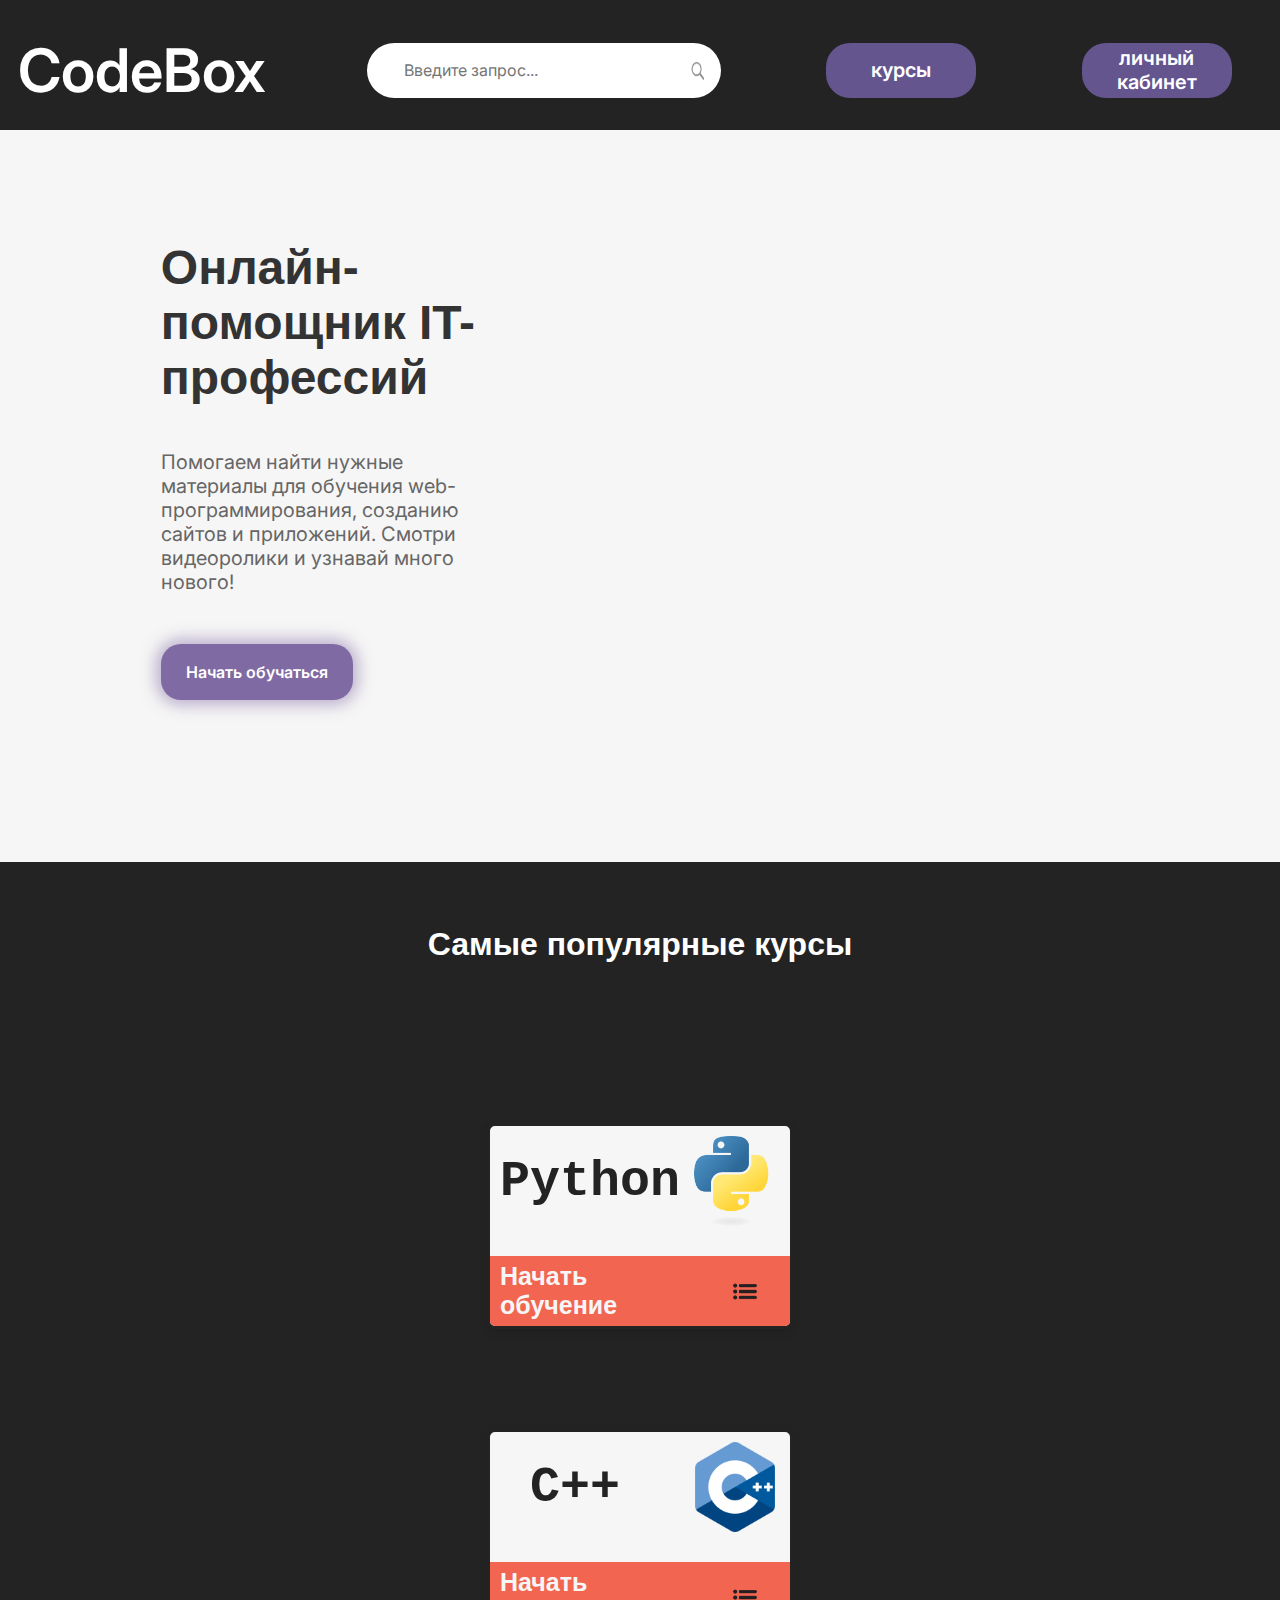
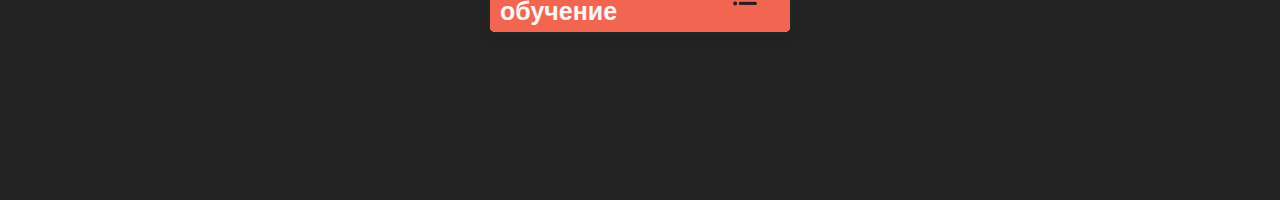
<file: index.html>
<!DOCTYPE html>
<html lang="ru">
<head>
    <meta charset="UTF-8">
    <meta name="viewport" content="width=device-width, initial-scale=1.0">
    <title>CodeBox</title>
    <link rel="stylesheet" href="style.css"> <!-- Подключение CSS файла -->
</head>
<body>
    <div class="full-page-tab">
        <div class="header">
            <!--портировать лого желательно-->
            <div class="header-z">
                <div class="header-main">
                    <button class="button" data-link="index.html">CodeBox</button>
                    <div class="search-container">
                        <input type="text" class="search-input" placeholder="Введите запрос..." id="courseName">
                        <img src="lupa.png" alt="Поиск" class="search-icon" id="searchIcon" onclick="searchCourse()">
                    </div>
                    <button class="button-main" data-link="catalog.html">курсы</button>
                    <button class="button-main" data-link="profile.html">личный кабинет</button>
                    <img src="icons81.png" alt="Menu Icon" class="index-btn-menu-icon" id="toggle-panel">
                    <!--<button class="button-main" data-link="registration.html">личный кабинет</button> -->
                </div>
            </div>
            <div class="side-panel" id="side-panel">
                <div class="side-panel-cont">
                    <div class="side-search-container">
                        <input type="text" class="side-search-input" placeholder="Введите запрос..." id="courseName">
                        <img src="lupa.png" alt="Поиск" class="side-search-icon" id="searchIcon" onclick="searchCourse()">
                    </div>
                    
                    <button class="side-button-main" data-link="catalog.html">курсы</button>
                    <button class="side-button-main" data-link="profile.html">личный кабинет</button>
                </div>
            </div>
        </div>
        <div class="main-slide">
            <div class="title">
                Онлайн-помощник IT-профессий
            </div>
            <div class="subheading">
            Помогаем найти нужные материалы для обучения web-программирования, созданию сайтов и приложений. Смотри видеоролики и узнавай много нового!    
            </div>
            
            <button class="button-main-slide" data-link="catalog.html">Начать обучаться</button>
        </div>
        <div class="half-section">
            <div class="black-section-title">Самые популярные курсы</div>
            <div class="grid-container2">
                <div class="catalog-btn-cont">
                    <div class="catalog-btn-header">
                        <div class="catalog-btn-header-text">Python</div>
                        <img src="pythons.ico" alt="Python Icon" class="icon-btn">
                    </div>
                    <div class="catalog-btn" data-link="pyt1.html">
                        <span class="catalog-btn-text">Начать обучение</span>
                        <img src="menu_b.png" alt="Menu Icon" class="catalog-btn-menu-icon">
                    </div>
                </div>     
                <div class="catalog-btn-cont">
                    <div class="catalog-btn-header">
                        <div class="catalog-btn-header-text">C++</div>
                        <img src="cpps.ico" alt="C++ Icon" class="icon-btn">
                    </div>
                    <div class="catalog-btn" data-link="pyt.html">
                        <span class="catalog-btn-text">Начать обучение</span>
                        <img src="menu_b.png" alt="Menu Icon" class="catalog-btn-menu-icon">
                    </div>
                </div> 
            </div>
        </div>
    </div>
    <script src="script.js"></script>
</body>
</html>
</file>
<file: style.css>
@import url('https://fonts.googleapis.com/css2?family=Inter:wght@600&display=swap');

body {
    margin: 0;
    font-family: Arial, sans-serif;
    background-color: #f6f6f6; /* Цвет фона страницы */
    min-height: auto; /* Высота страницы */
}
.reg-auth-body{
    background-color: #373737; /* Цвет фона страницы */
}
/* Стили для верхней панели */
.header {
    width: 100%;
    height: 130px;
    background-color: #232323; /* Цвет верхней панели */
    color: white;
    display: flex;
    justify-content: center;
    align-items: center;
    flex-direction: column;
    padding: 0px 30px;
    box-sizing: border-box; /* Учитываем padding в ширине */
    z-index: 300;
}

.header > * {
    margin-right: 3%; /* Отступы между объектами */
}
.header-main{
    margin-top: 110px;
    width: 100%;
    height: 100px;
    background-color: #232323; /* Цвет верхней панели */
    color: white;
    display: flex;
    justify-content: space-between;
    align-items: center;
    box-sizing: border-box; /* Учитываем padding в ширине */
    z-index: 200;
}
.header-z {
    margin-top: -2%;
    width: 100%;
    height: 50px;
    display: flex;
    background-color: #232323; /* Цвет верхней панели */
    z-index: 300;
}
.index-btn-menu-icon {
    width: 50px;
    height: 50px;
    object-fit: contain; /* Чтобы изображение сохраняло пропорции */
    border: none;
    cursor: pointer;
    text-align: center;
    z-index: 300; /* Выше панели */
    display: none;
}
.button {
    width: 250px;
    height: 60px;
    background-color: transparent;/*orange;  */      /* чисто прочекать контейнер кнопки*/
    color: #ffffff;
    font-family: 'Inter', sans-serif;
    font-weight: 600; /* Semi Bold */
    font-size: 60px;
    border: none;
    text-align: center;
    line-height: 5px;
    cursor: pointer;
    z-index: 300;
}  
.button-main {
    width: 200px;
    height: 55px;
    background-color: #65558f;
    border-radius: 24px;
    display: flex;
    align-items: center;
    justify-content: center;
    color: #ffffff;
    font-family: 'Inter', sans-serif;
    font-size: 20px;
    font-weight: 600; /* Semi Bold */
    border: none;
    cursor: pointer;
    text-align: center;
    transition: background-color 0.3s ease; /* Плавное изменение цвета фона */
}
/* Эффект потемнения при наведении */
.button-main:hover {
    background-color: #504370; /* Тёмнее основной цвет */
}

.button-main:active {
    background-color: #3a3152; /* Тёмнее основной цвет */
}
@media (max-width: 1300px) {
    .button-main {
        width: 150px;
    }
}
.button-main-slide {
    width: 10vw;
    height: 6.2vh;
    background-color: #7f6aa3;
    border-radius: 20px;
    display: flex;
    align-items: center;
    justify-content: center;
    color: #ffffff;
    font-family: 'Inter', sans-serif;
    font-size: 16px;
    font-weight: 600;
    border: none;
    cursor: pointer;
    text-align: center;
    box-shadow: 0px 0px 15px 5px rgba(127, 106, 163, 0.5); /* Светящееся обрамление */
    transition: background-color 0.3s ease, box-shadow 0.3s ease; /* Плавное изменение свечения */
}

/* Эффект свечения при наведении на дочернюю кнопку */
.button-main-slide:hover {
    background-color: #6b5f8f; /* Тёмнее основной цвет */
    box-shadow: 0px 0px 20px 8px rgba(127, 106, 163, 0.7); /* Усиление свечения */
}

/* Эффект при нажатии на дочернюю кнопку */
.button-main-slide:active {
    background-color: #4f436a; /* Тёмнее основной цвет */
    box-shadow: 0px 0px 10px 3px rgba(127, 106, 163, 0.4); /* Уменьшение свечения */
}
.search-container {
    position: relative;
    width: 29%;
    height: 55px;
    border-radius: 28px;
    background-color: #ffffff;
    display: flex;
    align-items: center;
    padding-left: 2%;
    padding-right: 5%; /* Добавляем отступ справа для лупы */
    box-sizing: border-box;
}

/* Стили для поля ввода */
.search-input {
    width: 100%;
    /* background-color: orange; */
    height: 50px;
    border: none;
    outline: none;
    font-family: 'Inter', sans-serif;
    font-size: 16px;
    color: #666;
    padding-left: 1vw; /* Отступ слева для текста */
}

/* Стили для иконки лупы */
.search-icon {
    position: absolute;
    right: 2%; /* Отступ от правого края */
    width: 2.6vw;
    height: 3vh;
    cursor: pointer;
}
.main-slide {
    /*background-color: orange;*/
    margin-top: 10vh;
    width: 35%;
    height: 85vh;
    padding: 20px;
    box-sizing: border-box;
    border-radius: 15px;
    margin-left: 11%; /* Отступ от левого края экрана */
    z-index: 0;
}
/* Заголовок */
.title {
    /*background-color: pink;*/
    width: 100%; /* Ширина заголовка 100% от контейнера */
    font-family: 'Montserrat', sans-serif;
    font-size: 3rem;
    font-weight: 700;
    color: #333333;
    text-align: left; /* Выровнять по левому краю */
    margin: 0;
    margin-bottom: 5vh;
}
@media (max-width: 810px) {
    .title{
        font-size: 2.5rem;
        text-align: center;
    }
}
/* Подзаголовочный текст */
.subheading {
    /*background-color: blue;*/
    width: 80%; /* Ширина подзаголовка 100% от контейнера */
    font-family: 'Inter', sans-serif;
    font-size: 20px;
    color: #666666;
    text-align: left; /* Выровнять по левому краю */
    margin: 20px 0; /* Отступ сверху и снизу */
    margin-bottom: 50px;
}
@media (max-width: 810px) {
    .subheading{
        text-align: center;
    }
}
/* profile */

.profile {
    width: 800px; /* Центрируем содержимое */
    min-height: 82.8vh;
    margin: 0 auto;
    padding: 20px;
    background-color: #ffffff; /* Белый фон для профиля */
    border-radius: 12px;
    box-shadow: 0 4px 10px rgba(0, 0, 0, 0.1); /* Тень */
    display: flex;
    align-items: center;
    justify-content: center;
    flex-direction: column;
}

/* Контейнер с аватаркой и никнеймом */
.profile-header {
    display: flex;
    flex-direction: column;
    align-items: center;
    margin-bottom: 20px;
}

.avatar {
    width: 120px;
    height: 120px;
    border-radius: 50%;
    border: 3px solid #7F57F1;
    object-fit: cover;
    margin-bottom: 10px;
}

.nickname {
    font-size: 24px;
    font-weight: bold;
    color: #232323;
}

/* Контейнер с личными данными */
.profile-big-details {
    display: flex;          /* Включаем Flexbox */
    justify-content: center; /* Выравнивание вдоль основной оси (горизонтально) */
    align-items: top;     /* Выравнивание вдоль поперечной оси (вертикально) */
    gap: 2vw;
}
.profile-details {
    margin-bottom: 7vh;
    width: 40%;
    min-height: 50vh;
    padding: 20px;
    background-color: #f9f9f9;
    border: 1px solid #ddd;
    border-radius: 8px;
}
.profile-details2 {
    gap: 20px;
    margin-bottom: 7vh;
    width: 40%;
    min-height: 50vh;
    padding: 20px;
    background-color: #f9f9f9;
    border: 1px solid #ddd;
    border-radius: 8px;
    display: flex;          /* Включаем Flexbox */
    justify-content: top; /* Выравнивание вдоль основной оси (вертикально) */
    align-items: center;     /* Выравнивание вдоль поперечной оси (горизонтально) */
    flex-direction: column;
}
.profile-details p {
    font-size: 16px;
    color: #333;
    margin: 10px 0;
}

.profile-details strong {
    color: #7F57F1;
}
.profile-btn-text {
    font-size: 25px;
    font-weight: bold;
    color: #232323; /* Цвет текста на кнопке */
    width: 230px;
    text-align: center;
    font-family: 'Roboto', sans-serif;
}
@media (max-width: 900px) {
    .profile{
        width: 60%;
    }
    .profile-big-details {
        display: flex;          /* Включаем Flexbox */
        justify-content: center; /* Выравнивание вдоль основной оси (горизонтально) */
        align-items: center;     /* Выравнивание вдоль поперечной оси (вертикально) */
        flex-direction: column;
        gap: 2vw;
    }
    .profile-details {
        width: 100%;
    }
    .profile-details2 {
        width: 100%;
    }
} 
@media (max-width: 680px) {
    .profile{
        width: 300px;
    }
    .profile-big-details {
        display: flex;          /* Включаем Flexbox */
        justify-content: center; /* Выравнивание вдоль основной оси (горизонтально) */
        align-items: center;     /* Выравнивание вдоль поперечной оси (вертикально) */
        flex-direction: column;
        gap: 2vw;
    }
    .profile-details {
        margin-bottom: 7vh;
        width: 290px;
        min-height: 50vh;
        padding: 20px;
        background-color: #f9f9f9;
        border: 1px solid #ddd;
        border-radius: 8px;
    }
    .profile-details2 {
        gap: 20px;
        margin-bottom: 7vh;
        width: 290px;
        min-height: 50vh;
        padding: 20px;
        background-color: #f9f9f9;
        border: 1px solid #ddd;
        border-radius: 8px;
        display: flex;          /* Включаем Flexbox */
        justify-content: top; /* Выравнивание вдоль основной оси (вертикально) */
        align-items: center;     /* Выравнивание вдоль поперечной оси (горизонтально) */
        flex-direction: column;
    }
} 
.register-button {
    width: 180px;
    height: 55px;
    background-color: #2c2c2c;
    border-radius: 8px;
    display: flex;
    align-items: center;
    justify-content: center;
    color: #f6f6f6;
    font-family: 'Inter', sans-serif;
    font-size: 16px;
    font-weight: 600; /* Semi Bold */
    border: none;
    cursor: pointer;
    text-align: center;
    transition: background-color 0.3s ease; /* Плавное изменение цвета фона */
    margin-top: 200px;
    margin-left: 400px;
}

/* Эффект при наведении */
.register-button:hover {
    background-color: #242424; /* Тёмнее основной цвет */
}

/* Эффект при нажатии */
.register-button:active {
    background-color: #111111; /* Ещё темнее основной цвет */
}

.login-button {
    width: 130px;
    height: 55px;
    background-color: #2c2c2c;
    border-radius: 8px;
    display: flex;
    align-items: center;
    justify-content: center;
    color: #f6f6f6;
    font-family: 'Inter', sans-serif;
    font-size: 16px;
    font-weight: 600; /* Semi Bold */
    border: none;
    cursor: pointer;
    text-align: center;
    transition: background-color 0.3s ease; /* Плавное изменение цвета фона */
    margin-left: 400px;
    margin-top: 20px;
}

/* Эффект при наведении */
.login-button:hover {
    background-color: #242424; /* Тёмнее основной цвет */
}

/* Эффект при нажатии */
.login-button:active {
    background-color: #1c1c1c; /* Ещё темнее основной цвет */
}


/* registration */

.reg-auth-button{
    width: 344px;
    height: 6vh;
    background-color:transparent; /*orange;        /* чисто прочекать контейнер кнопки*/
    color: #ffffff;
    font-family: 'Inter', sans-serif;
    font-weight: 600; /* Semi Bold */
    font-size: 6vh;
    border: none;
    text-align: center;
    line-height: 5px;
    cursor: pointer;
}
.reg-slide {
    margin-left: 25%;
    width: 50%;
    transform: translate(-50%, auto);
    height: 100vh;
    background-color: #232323; /* Цвет верхней панели */
    color: white;
    display: flex;
    flex-direction: column; /* Располагаем элементы вертикально */
    justify-content: top; /* Центрируем по вертикали */
    align-items: center; /* Центрируем по горизонтали */
    gap: 100px;
    padding: 0px 0px;
    padding-top: 80px;
    box-sizing: border-box; /* Учитываем padding в ширине */
}
@media (max-width: 700px) {
    .reg-slide{
        margin-left: 0%;
        transform: translate(auto, auto);
        width: 100%;
    }
}
.reg-slide-text{
    transform: translate(-50%, auto);
    background-color: none;
    display: flex;
    flex-direction: column;
    align-items: center;
    justify-content: center;
    
}
.login-input {
    width: 344px;
    height: 55px;
    border: 1px solid #ccc; /* Светлая рамка */
    border-radius: 8px; /* Закругленные углы */
    padding: 0 15px; /* Внутренние отступы */
    font-size: 16px; /* Размер текста */
    font-family: Arial, sans-serif; /* Шрифт */
    color: #333; /* Цвет текста */
    outline: none; /* Убираем стандартное выделение */
    box-sizing: border-box; /* Учитываем padding в ширине */
}

.login-input::placeholder {
    color: #aaa; /* Цвет текста внутри placeholder */
    font-style: italic; /* Наклонный текст для placeholder */
}

.login-input:focus {
    border-color: #7F57F1; /* Цвет рамки при фокусе */
    box-shadow: 0 0 5px rgba(127, 87, 241, 0.5); /* Легкое свечение */
}
.password-input {
    width: 344px;
    height: 55px;
    border: 1px solid #ccc; /* Светлая рамка */
    border-radius: 8px; /* Закругленные углы */
    padding: 0 15px; /* Внутренние отступы */
    font-size: 16px; /* Размер текста */
    font-family: Arial, sans-serif; /* Шрифт */
    color: #333; /* Цвет текста */
    outline: none; /* Убираем стандартное выделение */
    box-sizing: border-box; /* Учитываем padding в ширине */
}

.password-input::placeholder {
    color: #aaa; /* Цвет текста внутри placeholder */
    font-style: italic; /* Наклонный текст для placeholder */
}

.password-input:focus {
    border-color: #7F57F1; /* Цвет рамки при фокусе */
    box-shadow: 0 0 5px rgba(127, 87, 241, 0.5); /* Легкое свечение */
}

.input-container{
    display: grid;
    flex-direction: column; /* Располагаем элементы вертикально */
    justify-content: top; /* Центрируем по вертикали */
    align-items: center; /* Центрируем по горизонтали */
    gap: 50px;
    padding-top: 80px;
    box-sizing: border-box; /* Учитываем padding в ширине */
    text-align: center;
}
.reg-slide-button{
    display: flex;
    flex-direction: column; /* Располагаем элементы вертикально */
    justify-content: top; /* Центрируем по вертикали */
    align-items: center; /* Центрируем по горизонтали */
    gap: 50px;
    box-sizing: border-box; /* Учитываем padding в ширине */
    text-align: center;
}
.register-button-large {
    margin-top: 100px;
    width: 344px;
    height: 50px;
    background-color: #65558f;
    border-radius: 24px;
    display: flex;
    align-items: center;
    justify-content: center;
    color: #ffffff;
    font-family: 'Inter', sans-serif;
    font-size: 18px;
    font-weight: 600; /* Semi Bold */
    border: none;
    cursor: pointer;
    text-align: center;
    transition: background-color 0.3s ease; /* Плавное изменение цвета фона */
}

/* Эффект при наведении */
.register-button-large:hover {
    background-color: #504370; /* Тёмнее основной цвет */
}

/* Эффект при нажатии */
.register-button-large:active {
    background-color: #3a3152; /* Ещё темнее основной цвет */
}
.register-button-large2 {
    width: 344px;
    height: 50px;
    background-color: transparent;
    border-radius: 24px;
    display: flex;
    align-items: center;
    justify-content: center;
    color: #ffffff;
    font-family: 'Inter', sans-serif;
    font-size: 18px;
    font-weight: 600; /* Semi Bold */
    border: none;
    cursor: pointer;
    text-align: center;
    transition: color 0.3s ease; /* Плавное изменение цвета фона */
}

/* Эффект при наведении */
.register-button-large2:hover {
    color: #dbdbdb; /* Тёмнее основной цвет */
}

/* Эффект при нажатии */
.register-button-large2:active {
    color: #c0c0c0;
}
.line {
    width: 500px;
    height: 1px; /* Толщина линии */
    background-color: #ffffff; /* Белый цвет */
    margin: 0 auto; /* Центрирование по горизонтали */
    position: absolute;
    top: 59.5%;
    left: 50%; /* Центрирование по горизонтали */
    transform: translate(-50%, -50%); /* Выравнивание относительно центра */
}
@media (max-width: 1000px) {
    .line{
        width: 300px;
    }
}

/*catalog*/

.grid-container {
    /*background-color: green;*/
    display: grid;
    grid-template-columns: repeat(3, 1fr); /* 3 столбца одинаковой ширины */
    grid-template-rows: repeat(2, auto); /* 2 строки */
    gap: 100px; /* Отступы между элементами */
    padding: 100px; /* Внутренний отступ */
    justify-items: center; /* Выравнивание объектов по центру */
    align-items: center; /* Вертикальное выравнивание объектов */
}
@media (max-width: 1315px) {
    .grid-container {
        display: grid;
        grid-template-columns: repeat(2, 1fr); /* 3 столбца одинаковой ширины */
        grid-template-rows: repeat(3, auto); /* 2 строки */
        gap: 50px; /* Отступы между элементами */
        padding: 100px; /* Внутренний отступ */
        justify-items: center; /* Выравнивание объектов по центру */
        align-items: center; /* Вертикальное выравнивание объектов */
    }
}
@media (max-width: 860px) {
    .grid-container {
        display: grid;
        grid-template-columns: repeat(1, 1fr); /* 3 столбца одинаковой ширины */
        grid-template-rows: repeat(4, auto); /* 2 строки */
        gap: 50px; /* Отступы между элементами */
        padding: 100px; /* Внутренний отступ */
        justify-items: center; /* Выравнивание объектов по центру */
        align-items: center; /* Вертикальное выравнивание объектов */
    }
}
@media (max-width: 510px) {
    .grid-container {
        display: flex;
        
        gap: 50px; /* Отступы между элементами */
        flex-direction: column;
        justify-items: center; /* Выравнивание объектов по центру */
        align-items: center; /* Вертикальное выравнивание объектов */
    }
}
.grid-container2 {
    margin-top: 50px;
    display: grid;
    grid-template-columns: repeat(1, 1fr); /* 3 столбца одинаковой ширины */
    grid-template-rows: repeat(2, auto); /* 2 строки */
    gap: 100px; /* Отступы между элементами */
    padding: 100px; /* Внутренний отступ */
    justify-items: center; /* Выравнивание объектов по центру */
    align-items: center; /* Вертикальное выравнивание объектов */
}
@media (max-width: 510px) {
    .grid-container2 {
        display: flex;
        gap: 50px; /* Отступы между элементами */
        padding: 20px; /* Внутренний отступ */
        flex-direction: column;
        justify-items: center; /* Выравнивание объектов по центру */
        align-items: center; /* Вертикальное выравнивание объектов */
    }
}
/* Контейнер */
.catalog-btn-cont {
    width: 300px;
    height: 200px;
    background-color: #f6f6f6; /* Цвет фона */
    position: relative; /* Для позиционирования вложенных элементов */
    display: flex;
    flex-direction: column;
    justify-content: space-between;
    border-radius: 8px; /* Закругленные углы */
    overflow: hidden; /* Обрезает содержимое, если выходит за границы */
    box-shadow: 0 4px 10px rgba(0, 0, 0, 0.1); /* Тень для стиля */
    border: 3px solid #232323; /* Обводка контейнера */
    transition: border-color 0.3s ease; /* Плавное изменение цвета обводки */
}

/* Изменение цвета обводки при наведении */
.catalog-btn-cont:hover {
    border-color: #83382d;; /* Цвет обводки при наведении */
}


/* Верхняя часть */
.catalog-btn-header {
    display: flex;
    justify-content: space-between;
    align-items: center;
    padding: 10px; /* Внутренний отступ */
}

.catalog-btn-header-text {  
    font-size: 50px;
    font-weight: bold;
    color: #232323; /* Цвет текста */
    width: 150px;
    text-align: center;
    font-family: 'Source Code Pro', monospace;
}

.icon-btn {
    width: 90px;
    height: 90px;
    object-fit: contain; /* Сохраняет пропорции изображения */
}
.city-icon{
    right: 10px;
    width: 100px;
    height: 100px;
}
/* Кнопка внизу */
.catalog-btn {
    width: 300px;
    height: 70px;
    background-color: #f26651; /* Основной цвет кнопки */
    display: flex;
    justify-content: space-between;
    align-items: center;
    padding: 0 10px;
    box-sizing: border-box;
    transition: background-color 0.3s ease, border-color 0.3s ease; /* Плавное изменение */
    cursor: pointer; /* Курсор в виде руки */
}

.catalog-btn:hover {
    background-color: #c24937; /* Фиолетовый цвет при наведении */
    border-color: #83382d; /* Более тёмная обводка при наведении */
}

.catalog-btn-text {
    font-size: 25px;
    font-weight: bold;
    color: #f6f6f6; /* Цвет текста на кнопке */
    width: 230px;
    text-align: left;
    font-family: 'Roboto', sans-serif;
}

.catalog-btn-menu-icon {
    width: 70px;
    height: 70px;
    object-fit: contain; /* Чтобы изображение сохраняло пропорции */
}


/*courses*/


.courses-body {
    min-height: auto; /* Высота страницы */
}
.courses-body2 {
    width: 100%;
    height: 100%;
    background-color: #232323;
}
/* Стили для кнопки */
.video-button {
    width: 170px;
    height: 70px;
    background-color: #232323;
    border-radius: 8px;
    display: flex;
    align-items: center;
    justify-content: center;
    color: #ffffff; /* Белый цвет текста */
    font-family: 'Inter', sans-serif;
    font-size: 20px;
    font-weight: 600; /* Semi Bold */
    border: none;
    cursor: pointer;
    text-align: center;
    transition: background-color 0.3s ease;
    position: fixed; /* Закрепляем кнопку */
    top: 200px; /* Отступ сверху */
    right: 80px; /* Отступ справа */
    z-index: 100; /* Выше панели */
}

/* Эффекты кнопки */
.video-button:hover {
    background-color: #1a1a1a;
}

.video-button:active {
    background-color: #101010;
}

.courses-main-text {
    width: 950px; /* Ширина контейнера */
    height: 425px;
    display: flex;
    flex-direction: column; /* Расположить объекты вертикально */
    align-items: flex-start; /* Выравнивание объектов по левой стороне */
    gap: 20px; /* Расстояние между объектами */
    margin-right: auto; /* Автоматический отступ справа */
}
.courses-main-text2 {
    width: 950px; /* Ширина контейнера */
    height: 320px;
    display: flex;
    flex-direction: column; /* Расположить объекты вертикально */
    align-items: flex-start; /* Выравнивание объектов по левой стороне */
    gap: 0px; /* Расстояние между объектами */
    margin-left: 0; /* Отступ от левого края */
    margin-right: auto; /* Автоматический отступ справа */
}
.courses-text {
    width: 330px;
    height: 150px;
    font-family: 'Title Hero', sans-serif; /* Укажите правильное имя шрифта */
    margin-left: 80px;
    font-size: 72px;
    font-weight: bold; /* Дополнительно, если шрифт требует */
    display: flex;
    align-items: center;
    justify-content: center;
    text-align: center;
    color: #000000; /* Цвет текста, можно изменить */
}
.courses-button {
    width: 330px;
    height: 150px;
    font-family: 'Title Hero', sans-serif; /* Укажите правильное имя шрифта */
    margin-left: 80px;
    font-size: 72px;
    font-weight: bold; /* Дополнительно, если шрифт требует */
    display: flex;
    align-items: center;
    justify-content: center;
    text-align: center;
    color: #000000; /* Цвет текста, можно изменить */
    background-color: transparent;
    border: none;
    cursor: pointer;
}  
.courses-text2{
    width: 330px;
    height: 75px;
    font-family: 'Title Page', sans-serif; /* Укажите правильное имя шрифта */
    margin-left: 80px;
    font-size: 48px;
    font-weight: bold; /* Дополнительно, если шрифт требует */
    display: flex;
    align-items: center;
    justify-content: center;
    text-align: center;
    color: #000000; /* Цвет текста, можно изменить */
}   
/* Заголовок */
.courses-title-text {
    font-family: 'Title Page', sans-serif; /* Укажите ваш шрифт */
    font-size: 48px; /* Размер шрифта для заголовка */
    font-weight: bold; /* Если нужно дополнительное выделение */
    line-height: 85px; /* Высота строки для заголовка */
    color: #000000; /* Цвет текста (можно изменить) */
    width: 950px;
    height: 85px;
}

/* Подзаголовок */
.courses-subtitle-text {
    font-family: 'Subtitle', sans-serif; /* Укажите ваш шрифт */
    font-size: 32px; /* Размер шрифта для подзаголовка */
    line-height: 34px; /* Высота строки для подзаголовка */
    color: #333333; /* Цвет текста (можно изменить) */
    width: 950px;
    height: 425px;
    text-align: left; /* Выравнивание текста по левому краю */
}
@font-face {
    font-family: 'Title Page';
    src: url('./fonts/TitlePage.ttf') format('truetype');
}

@font-face {
    font-family: 'Subtitle';
    src: url('./fonts/Subtitle.ttf') format('truetype');
}

.courses-mega-super-ultra-hyper-absolute-full-courses-main-text{
    width: auto;
    height: auto;
    margin-top: 1.5%;
}
.courses-sidetext{
    width: 400px; /* Ширина контейнера */
    height: 797px;
    display: flex;
    flex-direction: column; /* Расположить объекты вертикально */
    align-items: flex-start; /* Выравнивание объектов по левой стороне */
    gap: 20px; /* Расстояние между объектами */
}

.outlined-buttons-container {
    margin-left: 150px; /* Отступ влево на 100px */
    display: flex; /* Гибкий контейнер */
    flex-direction: column; /* Кнопки расположены в столбец */
    gap: 10px; /* Расстояние между кнопками */
}
.outlined-button {
    width: 175px;
    height: 60px;
    border: 2px solid #808080; /* Серая обводка */
    background-color: transparent; /* Без цвета внутри */
    border-radius: 8px; /* Закругленные углы */
    font-family: 'Arial', sans-serif; /* Шрифт для текста */
    font-size: 18px; /* Размер текста */
    font-weight: bold; /* Жирный текст */
    color: #000000; /* Цвет текста совпадает с обводкой */
    text-align: center; /* Центрирование текста */
    cursor: pointer; /* Указатель при наведении */
    transition: all 0.3s ease; /* Плавный эффект при взаимодействии */
}

/* Эффект при наведении */
.outlined-button:hover {
    color: #ffffff; /* Текст становится белым */
    background-color: #232323; /* Серая заливка */
}

/* Эффект при нажатии */
.outlined-button:active {
    background-color: #232323; /* Тёмно-серая заливка */
    border-color: #505050; /* Тёмно-серая обводка */
}
/*course content page*/
.full-page-tab {
    background-color: #f6f6f6;
    width: 100%;
    height: 200vh; /* Два экрана */
    display: flex;
    flex-direction: column;
    z-index: 0;
}
/* Общий стиль для половин */
.half-section {
    background-color: #232323;
    width: 100%; /* Занимает всю ширину устройства */
    height: 55%; /* Одна половина экрана */
    display: flex;
    align-items: center;
    justify-content: center;
    flex-direction: column;
}
@media (max-height:750px) {
    .half-section{
        height: 60%; 
    }
}
@media (max-height:715px) {
    .half-section{
        height: 65%; 
    }
}
@media (max-height:715px) {
    .half-section{
        height: 65%; 
    }
}
/* Текст в чёрной секции */
.black-section-title {
    position: flex; /* Фиксированное положение в контейнере */
    font-size: 2rem;
    font-weight: bold;
    text-align: center;
    color: #ffffff;
}

/* Контейнер для видео */
.video-container {
    display: grid;
    grid-template-columns: repeat(2, 1fr); /* Сетка 2x2 */
    justify-content: center; /* Выравнивание содержимого сверху */
    align-items: center; /* Центрирование по вертикали */
    min-width: 800px;
    gap:100px;
}

/* Стиль каждого видео */
.video {
    width: 350px; /* Размер видео */
    height: 200px;
    border-radius: 8px;
    box-shadow: 0 6px 15px rgba(0, 0, 0, 0.2); /* Тень */
    border: 3px solid #232323;
    transition: transform 0.3s ease, border-color 0.3s ease;
}

.video:hover {
    transform: scale(1.1); /* Увеличение при наведении */
    border-color: #83382d;
}
.srovnat{
    display: flex;
    justify-content: flex-start;
    align-items: center;
    text-align: left;
    gap: 10%;
}
@media (max-width: 1500px) {
    .srovnat{
        gap: 5%;
    }
}
@media (max-width: 1425px) {
    .srovnat{
        gap: 0%;
    }
}
@media (max-width: 1425px) {
    .courses-main-text {
        width: 950px; /* Ширина контейнера */
        height: 425px;
        display: flex;
        flex-direction: column; /* Расположить объекты вертикально */
        align-items: flex-start; /* Выравнивание объектов по левой стороне */
        gap: 20px; /* Расстояние между объектами */
        margin-right: auto; /* Автоматический отступ справа */
    }
    .courses-main-text2 {
        width: 950px; /* Ширина контейнера */
        height: 320px;
        display: flex;
        flex-direction: column; /* Расположить объекты вертикально */
        align-items: flex-start; /* Выравнивание объектов по левой стороне */
        gap: 0px; /* Расстояние между объектами */
        margin-left: 0; /* Отступ от левого края */
        margin-right: auto; /* Автоматический отступ справа */
    }
}
@media (max-width: 1350px) {
    .srovnat{
        display: flex;
        justify-content:flex-start;
        align-items: flex-start;
        text-align: left;
        flex-direction: column;
    }
    
}
@media (max-width: 950px) {
    
}
/*search-container*/


.search-text{
    /*background-color: pink;*/
    width: 100%; /* Ширина заголовка 100% от контейнера */
    font-family: 'Montserrat', sans-serif;
    font-size: 3rem;
    font-weight: 700;
    color: #ffffff;
    text-align: center; 
    margin-bottom: 5vh;
}
.search-slide {
    margin-left: 25%;
    width: 50%;
    transform: translate(-50%, auto);
    height: 100vh;
    background-color: #373737; /* Цвет верхней панели */
    color: white;
    display: flex;
    flex-direction: column; /* Располагаем элементы вертикально */
    justify-content: top; /* Центрируем по вертикали */
    align-items: center; /* Центрируем по горизонтали */
    gap: 100px;
    padding: 0px 0px;
    padding-top: 80px;
    box-sizing: border-box; /* Учитываем padding в ширине */
}
@media (max-width: 700px) {
    .search-slide{
        margin-left: 0%;
        transform: translate(auto, auto);
        width: 100%;
    }
}
.search-slide-text{
    /*background-color: green;*/
    display: flex;
    flex-direction: column;
    align-items: center;
    justify-content: center;
}
.slide-btns-container{
    /*background-color: purple; */
    display: grid;
    flex-direction: column; /* Располагаем элементы вертикально */
    justify-content: top; /* Центрируем по вертикали */
    align-items: center; /* Центрируем по горизонтали */
    gap: 100px;
    box-sizing: border-box; /* Учитываем padding в ширине */
    text-align: center;
}
.button-btns-container{
    /*background-color: blue; */
    display: grid;
    flex-direction: column; /* Располагаем элементы вертикально */
    justify-content: top; /* Центрируем по вертикали */
    align-items: center; /* Центрируем по горизонтали */
    gap: 30px;
    box-sizing: border-box; /* Учитываем padding в ширине */
    text-align: center;
}
@media (max-width: 1400px){
    
    .button-main-slide{
        width: 15vw;
    }
}
@media (max-width: 1200px){
    .main-slide{
        width: 50%;
        margin-left: 11%;
    }
    .index-btn-menu-icon {
        width: 50px;
        height: 50px;
        object-fit: contain; /* Чтобы изображение сохраняло пропорции */
        border: none;
        cursor: pointer;
        text-align: center;
        z-index: 100; /* Выше панели */
        display: block;
    }
    .search-container{
        display: none;
    }
    .button-main{
        display: none;
    }
    .button-main-slide{
        width: 20vw;
    }
}
@media (max-width: 900px){
    .header-z{
        margin-bottom: -5px;
    }

}
@media (max-width: 400px) {
    .header-z{
        margin-bottom: -10px;
    }

}

@media (max-height: 1000px){
    .main-slide {
    margin-top: 10vh;
    height: 75vh;
    }
}
@media (max-height: 650px){
    .main-slide {
    margin-top: 10vh;

    }
}
.side-panel {
    display:flex;
    position: relative;
    width: 103.8%; /* Ширина панели в процентах */
    top: -200%;
    height: 200px; /* Высота панели */
    background-color: #232323; /* Белый цвет */
    padding: 20px;
    transition: top 0.4s ease; /* Плавное появление */
    margin-left: 1%;
    z-index: 10; /* Размещаем выше остального содержимого *//
}
@media (max-width: 1115px) {
    .side-panel{
        width: 104%;
    }
}
@media (max-width: 1015px) {
    .side-panel{
        width: 104.2%;
    }
}
@media (max-width: 925px) {
    .side-panel{
        width: 104.4%;
    }
}
/* Состояние панели, когда она открыта */
.side-panel.open {
    display: block;
    transition: top 0.4s ease; /* Плавное появление */
    top: 155px; /* Панель выезжает полностью */
    z-index: 10;
}

.side-panel-cont{
    width: 100%;
    display: flex;
    justify-content: top;
    align-items: center;
    flex-direction: column;
    gap: 20px;
    z-index: 100;
}
.side-panel-cont > * {
    margin-left: -2%; /* Отступы между объектами */
}

.side-search-container {
    position: relative;
    width: 200px;
    height: 55px;
    border-radius: 28px;
    background-color: #ffffff;
    display: flex;
    align-items: center;
    padding-left: 2%;
    padding-right: 5%; /* Добавляем отступ справа для лупы */
    box-sizing: border-box;
    z-index: 10;
}
/* Стили для поля ввода */
.side-search-input {
    width: 87%;
    background-color: transparent; 
    height: 50px;
    border: none;
    outline: none;
    font-family: 'Inter', sans-serif;
    font-size: 16px;
    color: #666;
    padding-left: 5vw; /* Отступ слева для текста */
    border-radius: 28px;
}

/* Стили для иконки лупы */
.side-search-icon {
    position: absolute;
    right: 1%; /* Отступ от правого края */
    width: 12%;
    height: 3vh;
    cursor: pointer;
}
.side-button-main {
    width: 80%;
    height: 50px;
    background-color: #65558f;
    border-radius: 24px;
    display: flex;
    align-items: center;
    justify-content: center;
    color: #ffffff;
    font-family: 'Inter', sans-serif;
    font-size: 20px;
    font-weight: 600; /* Semi Bold */
    border: none;
    cursor: pointer;
    text-align: center;
    transition: background-color 0.3s ease; /* Плавное изменение цвета фона */
    z-index: 10;
}
@media (max-width: 1200px) {
    .side-search-container{
        width: 45%;
    }
    .side-search-icon{
        width: 10%;
    }
    .side-button-main{
        width: 40%;
    }
}
@media (max-width: 890px) {
    .side-panel{
        margin-left: 0.6%;
    }
}
@media (max-width: 800px){
    .main-slide{
        width: 80%;
        margin-left: 0%;
        display: flex;
        justify-content: top;
        align-items: center;
        flex-direction: column;
    }
    .full-page-tab{
        justify-content: center;
        align-items: center;
    }
    .button-main-slide{
        width: 30vw;
    }
}
@media (max-height: 800px) {
    .button-main-slide{
        display: none;
    }
    
}
@media (max-height: 900px) {
    .grid-container2{
        margin-top: 60px;
    }
}
</file>
